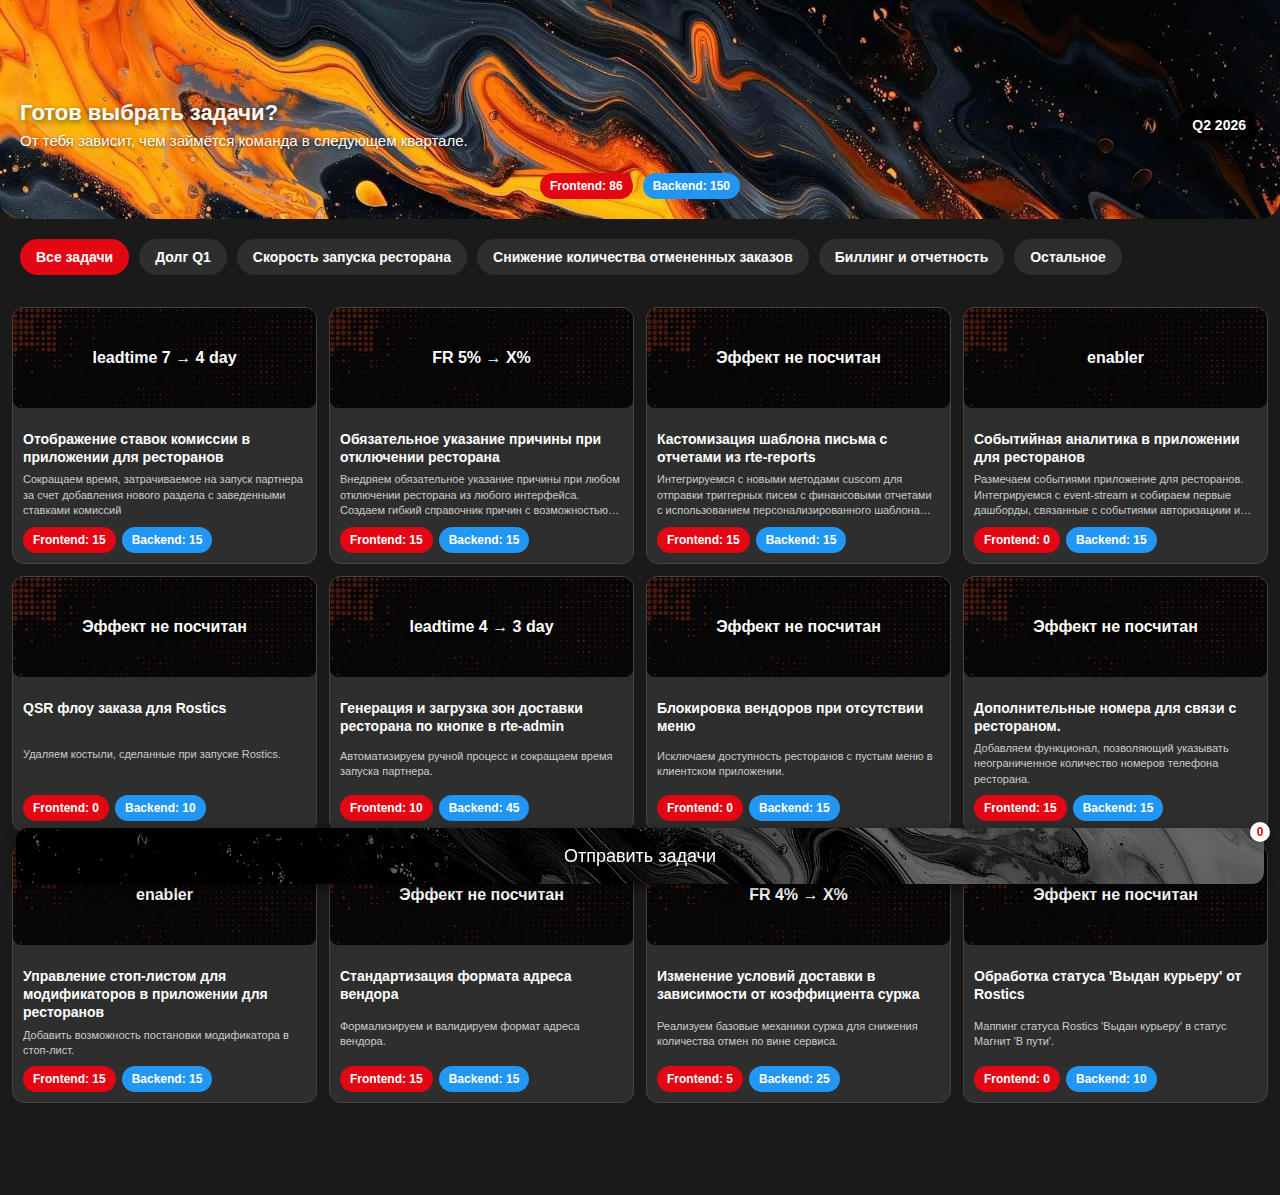
<file: index.html>
<!DOCTYPE html>
<html lang="ru">
<head>
  <meta charset="UTF-8">
  <meta name="viewport" content="width=device-width, initial-scale=1">
  <title>OmniQ Planner</title>
  <link rel="stylesheet" href="style.css">
  <script src="https://telegram.org/js/telegram-web-app.js"></script>
</head>
<body>
  <!-- ====== HEADER ====== -->
  <div class="header">
    <div class="header-top">
      <div class="header-text">
        <h1>Готов выбрать задачи?</h1>
        <p>От тебя зависит, чем займётся команда в следующем квартале.</p>
      </div>
      <div class="header-chip chip-q4">Q2 2026</div>
    </div>

    <div class="header-balance">
      <span class="chip chip-frontend" id="frontendBalanceChip">Frontend: 0</span>
      <span class="chip chip-backend" id="backendBalanceChip">Backend: 0</span>
    </div>
  </div>

  <!-- ====== MAIN CONTENT ====== -->
  <div class="categories" id="categories"></div>
  <div class="products" id="products"></div>

  <!-- ====== CART BUTTON ====== -->
  <div class="cart-button" id="cartButton">
    Отправить задачи <div class="cart-count" id="cartCount">0</div>
  </div>

  <!-- ====== CART MODAL ====== -->
  <div class="modal" id="cartModal">
    <div class="modal-content">
      <h2>Выбранные задачи</h2>
      <div id="cartItems"></div>
      <div class="cart-total" id="cartTotal">Итого: 0</div>
      <button class="checkout-btn" id="checkoutBtn" disabled>Отправить</button>
    </div>
  </div>

  <!-- ====== CONFIG + SCRIPT ====== -->
  <!-- config.js должен идти ПЕРЕД script.js -->
  <script src="config.js"></script>
  <script src="script.js"></script>
</body>
</html>
</file>
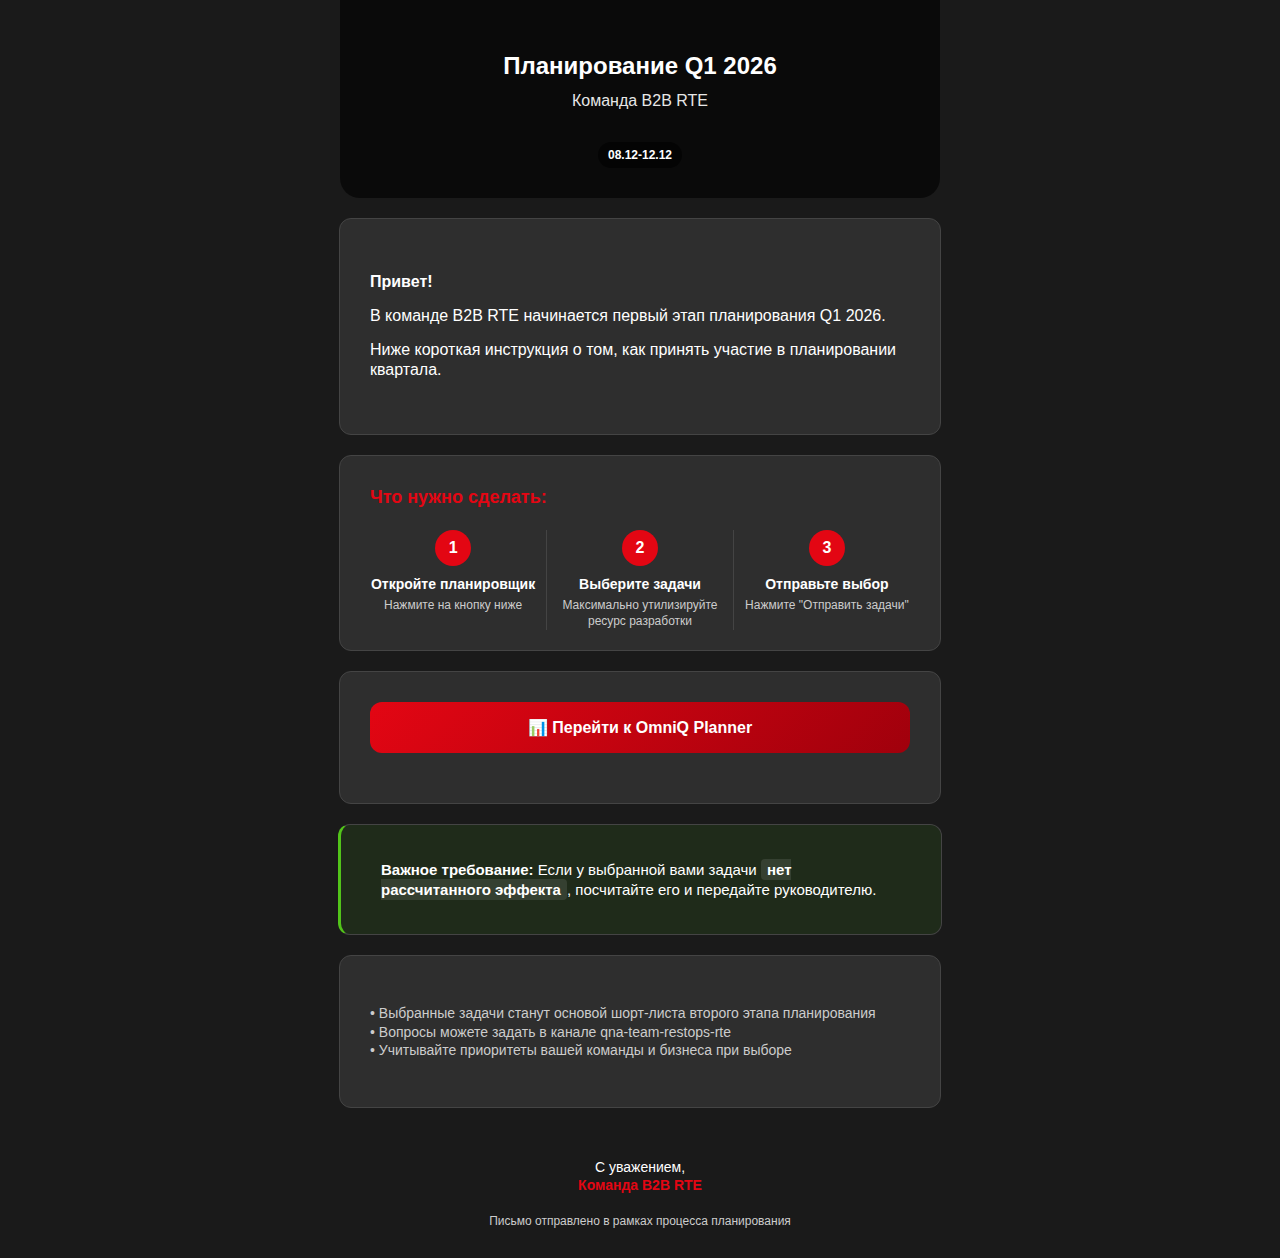
<file: mail.html>
<!DOCTYPE html>
<html xmlns="http://www.w3.org/1999/xhtml" xmlns:v="urn:schemas-microsoft-com:vml" xmlns:o="urn:schemas-microsoft-com:office:office">
<head>
    <title>Планирование Q1 2026</title>
    <meta http-equiv="Content-Type" content="text/html; charset=UTF-8">
    <meta name="viewport" content="width=device-width, initial-scale=1">
    <style type="text/css">
        /* Основные стили из приложения */
        :root {
            --color-primary: #E30613;
            --color-bg: #1A1A1A;
            --color-bg-light: #2E2E2E;
            --color-text: #FFFFFF;
            --color-text-secondary: #CCCCCC;
            --color-muted: #777777;
            --color-card-bg: #2E2E2E;
            --color-border: #444444;
            --border-radius: 12px;
            --font-family: 'Arial', sans-serif;
            --font-bold: 700;
            --font-regular: 400;
        }

        #outlook a { padding: 0; }
        body { 
            margin: 0; 
            padding: 0; 
            -webkit-text-size-adjust: 100%; 
            -ms-text-size-adjust: 100%; 
            background-color: var(--color-bg);
            color: var(--color-text);
            font-family: var(--font-family);
        }
        table, td { 
            border-collapse: collapse; 
            mso-table-lspace: 0pt; 
            mso-table-rspace: 0pt; 
        }
        img { 
            border: 0; 
            height: auto; 
            line-height: 100%; 
            outline: none; 
            text-decoration: none; 
            -ms-interpolation-mode: bicubic; 
        }
        p { 
            display: block; 
            margin: 13px 0; 
        }
        
        @media only screen and (min-width:480px) {
            .mj-column-per-100 { width: 100% !important; max-width: 100%; }
            .mj-column-per-33 { width: 33.333% !important; max-width: 33.333%; }
        }
        
        @media (max-width:480px) {
            .desktop-only { display: none; }
        }
        
        @media only screen and (max-width:480px) {
            table.mj-full-width-mobile { width: 100% !important; }
            td.mj-full-width-mobile { width: auto !important; }
        }
        
        a { 
            color: var(--color-primary); 
            text-decoration: none; 
            cursor: pointer; 
        }
        a:hover { 
            opacity: 0.9; 
        }
        
        table td { 
            line-height: normal; 
        }
        
        /* Стили для компонентов письма */
        .header-bg {
            background: #1A1A1A; /* Фоновый цвет на случай, если картинка не загрузится */
            border-bottom-left-radius: 20px;
            border-bottom-right-radius: 20px;
            background-size: cover;
            background-position: center;
        }
        
        .card {
            background-color: var(--color-card-bg);
            border: 1px solid var(--color-border);
            border-radius: var(--border-radius);
        }
        
        .chip {
            display: inline-block;
            padding: 6px 10px;
            border-radius: 16px;
            font-size: 12px;
            font-weight: var(--font-bold);
            white-space: nowrap;
        }
        
        .chip-primary {
            background-color: var(--color-primary);
            color: white;
        }
        
        .chip-secondary {
            background-color: #2196F3;
            color: white;
        }
        
        .chip-warning {
            background-color: #d48806;
            color: white;
        }
        
        .chip-success {
            background-color: #52c41a;
            color: white;
        }
        
        .instruction-card {
            background: rgba(42, 76, 179, 0.1);
            border-left: 3px solid #2a4cb3;
        }
        
        .requirement-card {
            background: rgba(82, 196, 26, 0.1);
            border-left: 3px solid #52c41a;
        }
        
        .step-number {
            background: var(--color-primary);
            color: white;
            width: 36px;
            height: 36px;
            border-radius: 50%;
            display: flex;
            align-items: center;
            justify-content: center;
            font-weight: var(--font-bold);
            font-size: 16px;
            margin: 0 auto 10px;
        }
        
        .step-container {
            text-align: center;
            padding: 10px;
        }
        
        .step-title {
            font-weight: var(--font-bold);
            color: var(--color-text);
            margin-bottom: 5px;
            font-size: 14px;
        }
        
        .step-description {
            color: var(--color-text-secondary);
            font-size: 12px;
            line-height: 1.4;
        }
        
        .button {
            display: block;
            background: linear-gradient(135deg, var(--color-primary) 0%, #a0000c 100%);
            color: var(--color-text);
            font-family: var(--font-family);
            font-size: 16px;
            font-weight: var(--font-bold);
            line-height: 120%;
            text-decoration: none;
            padding: 16px 32px;
            border-radius: var(--border-radius);
            text-align: center;
            width: 100%;
            box-sizing: border-box;
        }
        
        .button:hover {
            opacity: 0.9;
        }
        
        .footer {
            color: var(--color-text-secondary);
            font-size: 12px;
        }
        
        .highlight {
            background: rgba(255, 255, 255, 0.1);
            padding: 2px 6px;
            border-radius: 4px;
            font-weight: var(--font-bold);
        }
    </style>
    <!--[if mso]>
    <xml>
        <o:OfficeDocumentSettings>
            <o:AllowPNG/>
            <o:PixelsPerInch>96</o:PixelsPerInch>
        </o:OfficeDocumentSettings>
    </xml>
    <![endif]-->
</head>
<body style="background-color:var(--color-bg);">
    <div style="display:none;font-size:1px;color:#ffffff;line-height:1px;max-height:0px;max-width:0px;opacity:0;overflow:hidden;">
        &nbsp;&zwnj;&nbsp;&#8203;&#8203;&#8203;&#8203;&#8203;&zwnj;&nbsp;&#8203;&#8203;&#8203;&#8203;&#8203;&zwnj;&nbsp;&#8203;&#8203;&#8203;&#8203;&#8203;&zwnj;&nbsp;&#8203;&#8203;&#8203;&#8203;&#8203;&zwnj;&nbsp;&#8203;&#8203;&#8203;&#8203;&#8203;&zwnj;&nbsp;&#8203;&#8203;&#8203;&#8203;&#8203;&zwnj;&nbsp;&#8203;&#8203;&#8203;&#8203;&#8203;&zwnj;&nbsp;&#8203;&#8203;&#8203;&#8203;&#8203;&zwnj;&nbsp;&zwnj;&nbsp;&#8203;&#8203;&#8203;&#8203;&#8203;&zwnj;&nbsp;&#8203;&#8203;&#8203;&#8203;&#8203;&zwnj;&nbsp;&#8203;&#8203;&#8203;&#8203;&#8203;&zwnj;&nbsp;&#8203;&#8203;&#8203;&#8203;&#8203;
    </div>

    <!-- Начало письма -->
    <div style="background-color:var(--color-bg);">

        <!-- Хедер с картинкой -->
        <div class="header-bg" style="margin:0px auto;max-width:600px;background:url('https://raw.githubusercontent.com/klopovdmitry/omniq-planner/main/assets/wall.png') no-repeat center center;background-size:cover;">
            <table align="center" border="0" cellpadding="0" cellspacing="0" role="presentation" style="width:100%;border-bottom-left-radius:20px;border-bottom-right-radius:20px;background-color:rgba(0,0,0,0.6);">
                <tbody>
                    <tr>
                        <td style="direction:ltr;font-size:0px;padding:40px 30px 30px;text-align:center;border-bottom-left-radius:20px;border-bottom-right-radius:20px;">
                            <div class="mj-column-per-100 mj-outlook-group-fix" style="font-size:0px;text-align:left;direction:ltr;display:inline-block;vertical-align:top;width:100%;">
                                <table border="0" cellpadding="0" cellspacing="0" role="presentation" style="vertical-align:top;" width="100%">
                                    <tbody>
                                        <tr>
                                            <td align="center" style="font-size:0px;padding:10px 25px;word-break:break-word;">
                                                <div style="font-family:var(--font-family);font-size:24px;font-weight:var(--font-bold);line-height:130%;text-align:center;color:var(--color-text);">
                                                    Планирование Q1 2026
                                                </div>
                                            </td>
                                        </tr>
                                        <tr>
                                            <td align="center" style="font-size:0px;padding:0px 25px 15px;word-break:break-word;">
                                                <div style="font-family:var(--font-family);font-size:16px;font-weight:var(--font-regular);line-height:130%;text-align:center;color:var(--color-text);opacity:0.9;">
                                                    Команда B2B RTE
                                                </div>
                                            </td>
                                        </tr>
                                        <tr>
                                            <td align="center" style="font-size:0px;padding:15px 25px 0;word-break:break-word;">
                                                <span class="chip chip-primary" style="margin: 0 5px;background-color:rgba(0,0,0,0.6);color:var(--color-text);">08.12-12.12</span>
                                            </td>
                                        </tr>
                                    </tbody>
                                </table>
                            </div>
                        </td>
                    </tr>
                </tbody>
            </table>
        </div>

        <!-- Основной контент -->
        <div class="card" style="margin:20px auto;max-width:600px;">
            <table align="center" border="0" cellpadding="0" cellspacing="0" role="presentation" style="width:100%;">
                <tbody>
                    <tr>
                        <td style="direction:ltr;font-size:0px;padding:30px;text-align:center;">
                            <div class="mj-column-per-100 mj-outlook-group-fix" style="font-size:0px;text-align:left;direction:ltr;display:inline-block;vertical-align:top;width:100%;">
                                <table border="0" cellpadding="0" cellspacing="0" role="presentation" style="vertical-align:top;" width="100%">
                                    <tbody>
                                        <tr>
                                            <td align="left" style="font-size:0px;padding:10px 0px;word-break:break-word;">
                                                <div style="font-family:var(--font-family);font-size:16px;font-weight:var(--font-regular);line-height:130%;text-align:left;color:var(--color-text);">
                                                    <p><strong>Привет!</strong></p>
                                                    <p>В команде B2B RTE начинается первый этап планирования Q1 2026. 
                                                    <p>Ниже короткая инструкция о том, как принять участие в планировании квартала.</p>
                                                </div>
                                            </td>
                                        </tr>
                                    </tbody>
                                </table>
                            </div>
                        </td>
                    </tr>
                </tbody>
            </table>
        </div>

        <!-- Инструкция (горизонтально) -->
        <div class="card" style="margin:20px auto;max-width:600px;">
            <table align="center" border="0" cellpadding="0" cellspacing="0" role="presentation" style="width:100%;">
                <tbody>
                    <tr>
                        <td style="direction:ltr;font-size:0px;padding:30px 20px 20px;text-align:center;">
                            <div class="mj-column-per-100 mj-outlook-group-fix" style="font-size:0px;text-align:left;direction:ltr;display:inline-block;vertical-align:top;width:100%;">
                                <table border="0" cellpadding="0" cellspacing="0" role="presentation" style="vertical-align:top;" width="100%">
                                    <tbody>
                                        <tr>
                                            <td align="left" style="font-size:0px;padding:0px 10px 20px;word-break:break-word;">
                                                <div style="font-family:var(--font-family);font-size:18px;font-weight:var(--font-bold);line-height:130%;text-align:left;color:var(--color-primary);">
                                                    Что нужно сделать:
                                                </div>
                                            </td>
                                        </tr>
                                        <tr>
                                            <td style="font-size:0px;padding:0px;word-break:break-word;">
                                                <!-- Три колонки с инструкциями -->
                                                <table align="center" border="0" cellpadding="0" cellspacing="0" style="border-collapse:collapse;width:100%;">
                                                    <tr>
                                                        <!-- Шаг 1 -->
                                                        <td class="step-container" style="width:33.333%;padding:0 10px;vertical-align:top;border-right:1px solid var(--color-border);">
                                                            <div class="step-number">1</div>
                                                            <div class="step-title">Откройте планировщик</div>
                                                            <div class="step-description">Нажмите на кнопку ниже</div>
                                                        </td>
                                                        <!-- Шаг 2 -->
                                                        <td class="step-container" style="width:33.333%;padding:0 10px;vertical-align:top;border-right:1px solid var(--color-border);">
                                                            <div class="step-number">2</div>
                                                            <div class="step-title">Выберите задачи</div>
                                                            <div class="step-description">Максимально утилизируйте ресурс разработки</div>
                                                        </td>
                                                        <!-- Шаг 3 -->
                                                        <td class="step-container" style="width:33.333%;padding:0 10px;vertical-align:top;">
                                                            <div class="step-number">3</div>
                                                            <div class="step-title">Отправьте выбор</div>
                                                            <div class="step-description">Нажмите "Отправить задачи" </div>
                                                        </td>
                                                    </tr>
                                                </table>
                                            </td>
                                        </tr>
                                    </tbody>
                                </table>
                            </div>
                        </td>
                    </tr>
                </tbody>
            </table>
        </div>

        <!-- Кнопка (на всю ширину) -->
        <div class="card" style="margin:20px auto;max-width:600px;">
            <table align="center" border="0" cellpadding="0" cellspacing="0" role="presentation" style="width:100%;">
                <tbody>
                    <tr>
                        <td style="direction:ltr;font-size:0px;padding:30px;text-align:center;">
                            <div class="mj-column-per-100 mj-outlook-group-fix" style="font-size:0px;text-align:left;direction:ltr;display:inline-block;vertical-align:top;width:100%;">
                                <table border="0" cellpadding="0" cellspacing="0" role="presentation" width="100%">
                                    <tbody>
                                        <tr>
                                            <td align="center" style="font-size:0px;padding:0px 0px 20px;word-break:break-word;">
                                                <a href="https://klopovdmitry.github.io/omniq-planner/" class="button" target="_blank" style="display:block;width:100%;">
                                                    📊 Перейти к OmniQ Planner
                                                </a>
                                            </td>
                                        </tr>
                                        <tr>
                                            <td align="center" style="font-size:0px;padding:0px;word-break:break-word;">
                                            </td>
                                        </tr>
                                    </tbody>
                                </table>
                            </div>
                        </td>
                    </tr>
                </tbody>
            </table>
        </div>

        <!-- Важное требование -->
        <div class="card requirement-card" style="margin:20px auto;max-width:600px;">
            <table align="center" border="0" cellpadding="0" cellspacing="0" role="presentation" style="width:100%;">
                <tbody>
                    <tr>
                        <td style="direction:ltr;font-size:0px;padding:25px 30px;text-align:center;">
                            <div class="mj-column-per-100 mj-outlook-group-fix" style="font-size:0px;text-align:left;direction:ltr;display:inline-block;vertical-align:top;width:100%;">
                                <table border="0" cellpadding="0" cellspacing="0" role="presentation" style="vertical-align:top;" width="100%">
                                    <tbody>
                                        <tr>
                                            <td align="left" style="font-size:0px;padding:10px;word-break:break-word;">
                                                <div style="font-family:var(--font-family);font-size:15px;font-weight:var(--font-regular);line-height:130%;text-align:left;color:var(--color-text);">
                                                    <strong>Важное требование:</strong> Если у выбранной вами задачи <span class="highlight">нет рассчитанного эффекта</span>, посчитайте его и передайте руководителю.
                                                </div>
                                            </td>
                                        </tr>
                                    </tbody>
                                </table>
                            </div>
                        </td>
                    </tr>
                </tbody>
            </table>
        </div>

        <!-- Дополнительная информация -->
        <div class="card" style="margin:20px auto 0;max-width:600px;">
            <table align="center" border="0" cellpadding="0" cellspacing="0" role="presentation" style="width:100%;">
                <tbody>
                    <tr>
                        <td style="direction:ltr;font-size:0px;padding:25px 30px;text-align:center;">
                            <div class="mj-column-per-100 mj-outlook-group-fix" style="font-size:0px;text-align:left;direction:ltr;display:inline-block;vertical-align:top;width:100%;">
                                <table border="0" cellpadding="0" cellspacing="0" role="presentation" style="vertical-align:top;" width="100%">
                                    <tbody>
                                        <tr>
                                            <td align="left" style="font-size:0px;padding:10px 0px;word-break:break-word;">
                                                <div style="font-family:var(--font-family);font-size:14px;font-weight:var(--font-regular);line-height:130%;text-align:left;color:var(--color-text-secondary);">
                                                    <p>• Выбранные задачи станут основой шорт-листа второго этапа планирования<br>
                                                    • Вопросы можете задать в канале qna-team-restops-rte<br>
                                                    • Учитывайте приоритеты вашей команды и бизнеса при выборе</p>
                                                </div>
                                            </td>
                                        </tr>
                                    </tbody>
                                </table>
                            </div>
                        </td>
                    </tr>
                </tbody>
            </table>
        </div>

        <!-- Футер -->
        <div style="margin:20px auto 0;max-width:600px;">
            <table align="center" border="0" cellpadding="0" cellspacing="0" role="presentation" style="width:100%;">
                <tbody>
                    <tr>
                        <td style="direction:ltr;font-size:0px;padding:30px;text-align:center;">
                            <div class="mj-column-per-100 mj-outlook-group-fix" style="font-size:0px;text-align:left;direction:ltr;display:inline-block;vertical-align:top;width:100%;">
                                <table border="0" cellpadding="0" cellspacing="0" role="presentation" style="vertical-align:top;" width="100%">
                                    <tbody>
                                        <tr>
                                            <td align="center" style="font-size:0px;padding:0px 0px 10px;word-break:break-word;">
                                                <div style="font-family:var(--font-family);font-size:14px;font-weight:var(--font-regular);line-height:130%;text-align:center;color:var(--color-text);">
                                                    С уважением,<br>
                                                    <span style="color:var(--color-primary);font-weight:var(--font-bold);">Команда B2B RTE</span>
                                                </div>
                                            </td>
                                        </tr>
                                        <tr>
                                            <td align="center" style="font-size:0px;padding:10px 0px 0px;word-break:break-word;">
                                                <div class="footer">
                                                    Письмо отправлено в рамках процесса планирования
                                                </div>
                                            </td>
                                        </tr>
                                    </tbody>
                                </table>
                            </div>
                        </td>
                    </tr>
                </tbody>
            </table>
        </div>
    </div>
</body>
</html>
</file>
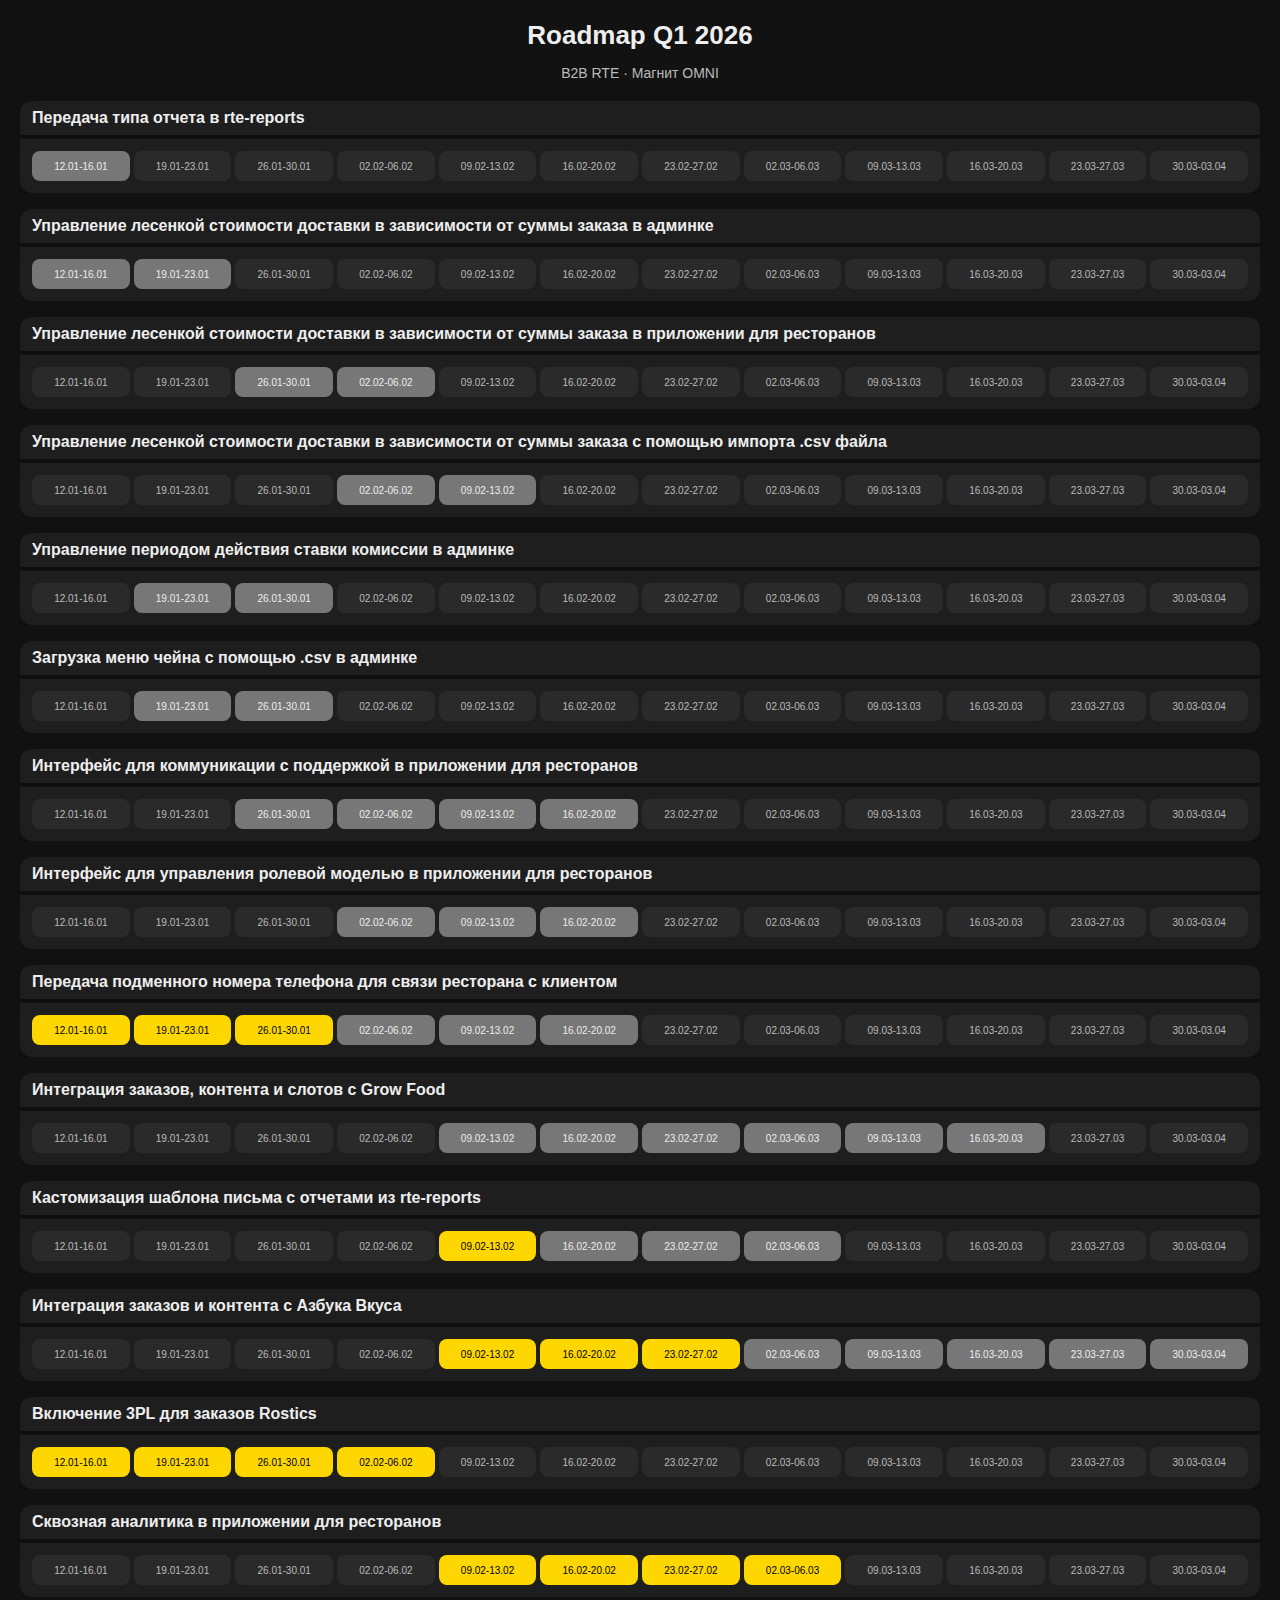
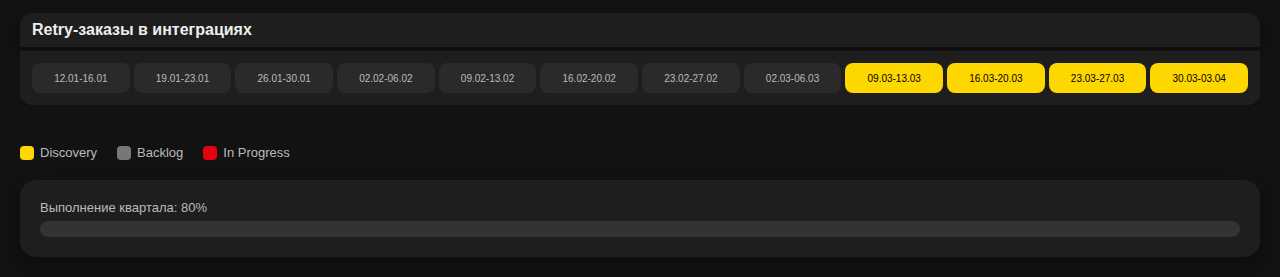
<file: roadmap.html>
<!DOCTYPE html>
<html lang="ru">
  <head>
    <meta charset="UTF-8">
    <meta name="viewport" content="width=device-width, initial-scale=1">
    <title>Roadmap Q4 2025 - omniQ_planner</title>
    <style>
      :root {
        --font-family: 'Arial', sans-serif;
        --color-bg: #121212;
        --color-bg-card: #1E1E1E;
        --color-text: #EEEEEE;
        --color-text-secondary: #BBBBBB;
        --color-primary: #E60012;
        /* active dev (красный) */
        --color-research: #FFD700;
        /* research (желтый) */
        --color-develop: #777777;
        /* обычный dev (серый) */
        --bar-height: 30px;
        --bar-radius: 8px;
      }

      body {
        margin: 0;
        padding: 20px;
        background: var(--color-bg);
        font-family: var(--font-family);
        color: var(--color-text);
      }

      .roadmap-header {
        text-align: center;
        margin-bottom: 20px;
      }

      .roadmap-header h1 {
        font-size: 26px;
        margin: 0;
      }

      .roadmap-header p {
        font-size: 14px;
        color: var(--color-text-secondary);
      }

      .card-container {
        display: flex;
        flex-direction: column;
        gap: 16px;
      }

      .feature-card {
        display: flex;
        flex-direction: column;
        gap: 4px;
      }

      .feature-name {
        font-weight: bold;
        padding: 8px 12px;
        background: var(--color-bg-card);
        border-radius: 12px 12px 0 0;
        box-shadow: 0 4px 12px rgba(0, 0, 0, 0.3);
        word-break: break-word;
      }

      .timeline-wrapper {
        overflow-x: auto;
      }

      .timeline {
        display: flex;
        gap: 4px;
        padding: 12px;
        min-width: 600px;
        background: var(--color-bg-card);
        border-radius: 0 0 12px 12px;
        box-shadow: 0 4px 12px rgba(0, 0, 0, 0.3);
      }

      .week {
        flex: 1;
        height: var(--bar-height);
        border-radius: var(--bar-radius);
        background: #2a2a2a;
        color: var(--color-text-secondary);
        font-size: 10px;
        display: flex;
        align-items: center;
        justify-content: center;
        white-space: nowrap;
        text-align: center;
        position: relative;
        min-width: 60px;
        transition: all 0.3s ease;
      }

      .week.current {
        background: #3a3a3a;
        font-weight: bold;
        color: var(--color-text);
      }

      .week.research {
        background: var(--color-research) !important;
        color: #000;
      }

      .week.develop {
        background: var(--color-develop) !important;
        color: var(--color-text);
      }

      .week.develop.current {
        background: var(--color-primary) !important;
        color: #fff;
      }

      .week span {
        position: relative;
        z-index: 1;
      }

      /* Легенда и прогресс */
      .footer {
        margin-top: 40px;
        display: flex;
        flex-direction: column;
        gap: 20px;
      }

      .legend {
        display: flex;
        gap: 20px;
        font-size: 13px;
        color: var(--color-text-secondary);
      }

      .legend-item {
        display: flex;
        align-items: center;
        gap: 6px;
      }

      .legend-box {
        width: 14px;
        height: 14px;
        border-radius: 4px;
      }

      .legend-research {
        background: var(--color-research);
      }

      .legend-develop {
        background: var(--color-develop);
      }

      .legend-develop-active {
        background: var(--color-primary);
      }

      /* Прогресс бар */
      .progress-container {
        background: var(--color-bg-card);
        border-radius: 16px;
        padding: 20px;
        box-shadow: 0 6px 16px rgba(0, 0, 0, 0.35);
      }

      .progress-label {
        font-size: 13px;
        color: var(--color-text-secondary);
        margin-bottom: 6px;
      }

      .progress-bar {
        height: 16px;
        border-radius: 8px;
        background: #333;
        overflow: hidden;
        position: relative;
      }

      .progress-fill {
        height: 100%;
        background: var(--color-success);
        width: 0;
      }

      /* Адаптив */
      @media (max-width: 768px) {
        .timeline {
          min-width: unset;
          padding: 8px;
        }
      }
    </style>
  </head>
  <body>
    <div class="roadmap-header">
      <h1>Roadmap Q1 2026</h1>
      <p>B2B RTE · Магнит OMNI</p>
    </div>
    <div class="card-container" id="card-container"></div>
    <div class="footer">
      <div class="legend">
        <div class="legend-item">
          <div class="legend-box legend-research"></div> Discovery
        </div>
        <div class="legend-item">
          <div class="legend-box legend-develop"></div> Backlog
        </div>
        <div class="legend-item">
          <div class="legend-box legend-develop-active"></div> In Progress
        </div>
      </div>
      <div class="progress-container">
        <div class="progress-label" id="progress-label">Выполнение квартала: 0%</div>
        <div class="progress-bar">
          <div class="progress-fill" id="progress-fill"></div>
        </div>
      </div>
    </div>
    <script>
      const features = [{
        title: 'Передача типа отчета в rte-reports',
        weeks: {
          0: 'D'
        }
      }, {
        title: 'Управление лесенкой стоимости доставки в зависимости от суммы заказа в админке',
        weeks: {
          0: 'D',
          1: 'D'
        }
      }, {
        title: 'Управление лесенкой стоимости доставки в зависимости от суммы заказа в приложении для ресторанов',
        weeks: {
          2: 'D',
          3: 'D'
        }
      }, {
        title: 'Управление лесенкой стоимости доставки в зависимости от суммы заказа с помощью импорта .csv файла',
        weeks: {
          3: 'D',
          4: 'D'
        }
      }, {
        title: 'Управление периодом действия ставки комиссии в админке',
        weeks: {
          1: 'D',
          2: 'D'
        }
      }, {
        title: 'Загрузка меню чейна с помощью .csv в админке',
        weeks: {
          1: 'D',
          2: 'D'
        }
      }, {
        title: 'Интерфейс для коммуникации с поддержкой в приложении для ресторанов',
        weeks: {
          2: 'D',
          3: 'D',
          4: 'D',
          5: 'D'
        }
      }, {
        title: 'Интерфейс для управления ролевой моделью в приложении для ресторанов',
        weeks: {
          3: 'D',
          4: 'D',
          5: 'D'
        }
      }, {
        title: 'Передача подменного номера телефона для связи ресторана с клиентом',
        weeks: {
          0: 'R',
          1: 'R',
          2: 'R',
          3: 'D',
          4: 'D',
          5: 'D'
        }
      }, {
        title: 'Интеграция заказов, контента и слотов с Grow Food',
        weeks: {
          4: 'D',
          5: 'D',
          6: 'D',
          7: 'D',
          8: 'D',
          9: 'D'
        }
      }, {
        title: 'Кастомизация шаблона письма с отчетами из rte-reports',
        weeks: {
          4: 'R',
          5: 'D',
          6: 'D',
          7: 'D'
        }
      }, {
        title: 'Интеграция заказов и контента с Азбука Вкуса',
        weeks: {
          4: 'R',
          5: 'R',
          6: 'R',
          7: 'D',
          8: 'D',
          9: 'D',
          10: 'D',
          11: 'D'
        }
      }, {
        title: 'Включение 3PL для заказов Rostics',
        weeks: {
          0: 'R',
          1: 'R',
          2: 'R',
          3: 'R'
        }
      }, {
        title: 'Сквозная аналитика в приложении для ресторанов',
        weeks: {
          4: 'R',
          5: 'R',
          6: 'R',
          7: 'R'
        }
      }, {
        title: 'Retry-заказы в интеграциях',
        weeks: {
          8: 'R',
          9: 'R',
          10: 'R',
          11: 'R'
        }
      }];
      const startDate = new Date(2026, 0, 12);
      const totalWeeks = 12;
      const today = new Date();
      const cardContainer = document.getElementById('card-container');
      let completedTasks = 0;
      features.forEach(f => {
        const card = document.createElement('div');
        card.className = 'feature-card';
        const nameDiv = document.createElement('div');
        nameDiv.className = 'feature-name';
        nameDiv.textContent = f.title;
        card.appendChild(nameDiv);
        const wrapper = document.createElement('div');
        wrapper.className = 'timeline-wrapper';
        const timeline = document.createElement('div');
        timeline.className = 'timeline';
        let taskDone = false;
        for (let i = 0; i < totalWeeks; i++) {
          const weekStart = new Date(startDate);
          weekStart.setDate(startDate.getDate() + i * 7);
          const weekEnd = new Date(weekStart);
          weekEnd.setDate(weekEnd.getDate() + 4);
          const weekDiv = document.createElement('div');
          weekDiv.className = 'week';
          const startText = `${('0'+weekStart.getDate()).slice(-2)}.${('0'+(weekStart.getMonth()+1)).slice(-2)}`;
          const endText = `${('0'+weekEnd.getDate()).slice(-2)}.${('0'+(weekEnd.getMonth()+1)).slice(-2)}`;
          weekDiv.innerHTML = `
            <span>${startText}-${endText}</span>`;
          const isCurrent = today >= weekStart && today <= weekEnd;
          if (isCurrent) weekDiv.classList.add('current');
          if (f.weeks[i]) {
            if (f.weeks[i] === 'R') weekDiv.classList.add('research');
            else if (f.weeks[i] === 'D') {
              weekDiv.classList.add('develop');
              if (isCurrent) weekDiv.classList.add('current', 'develop');
              if (weekEnd < today) taskDone = true;
            }
          }
          timeline.appendChild(weekDiv);
        }
        if (taskDone) completedTasks++;
        wrapper.appendChild(timeline);
        card.appendChild(wrapper);
        cardContainer.appendChild(card);
      });
      const percent = Math.round((completedTasks / features.length) * 100);
      document.getElementById('progress-label').textContent = `Выполнение квартала: ${percent}%`;
      const fill = document.getElementById('progress-fill');
      setTimeout(() => {
        fill.style.transition = 'width 1s ease-in-out';
        fill.style.width = percent + '%';
      }, 200);
      window.addEventListener('load', () => {
        const currentWeek = document.querySelector('.week.current');
        if (currentWeek) currentWeek.scrollIntoView({
          behavior: 'smooth',
          inline: 'center',
          block: 'nearest'
        });
      });
    </script>
  </body>
</html>
</file>
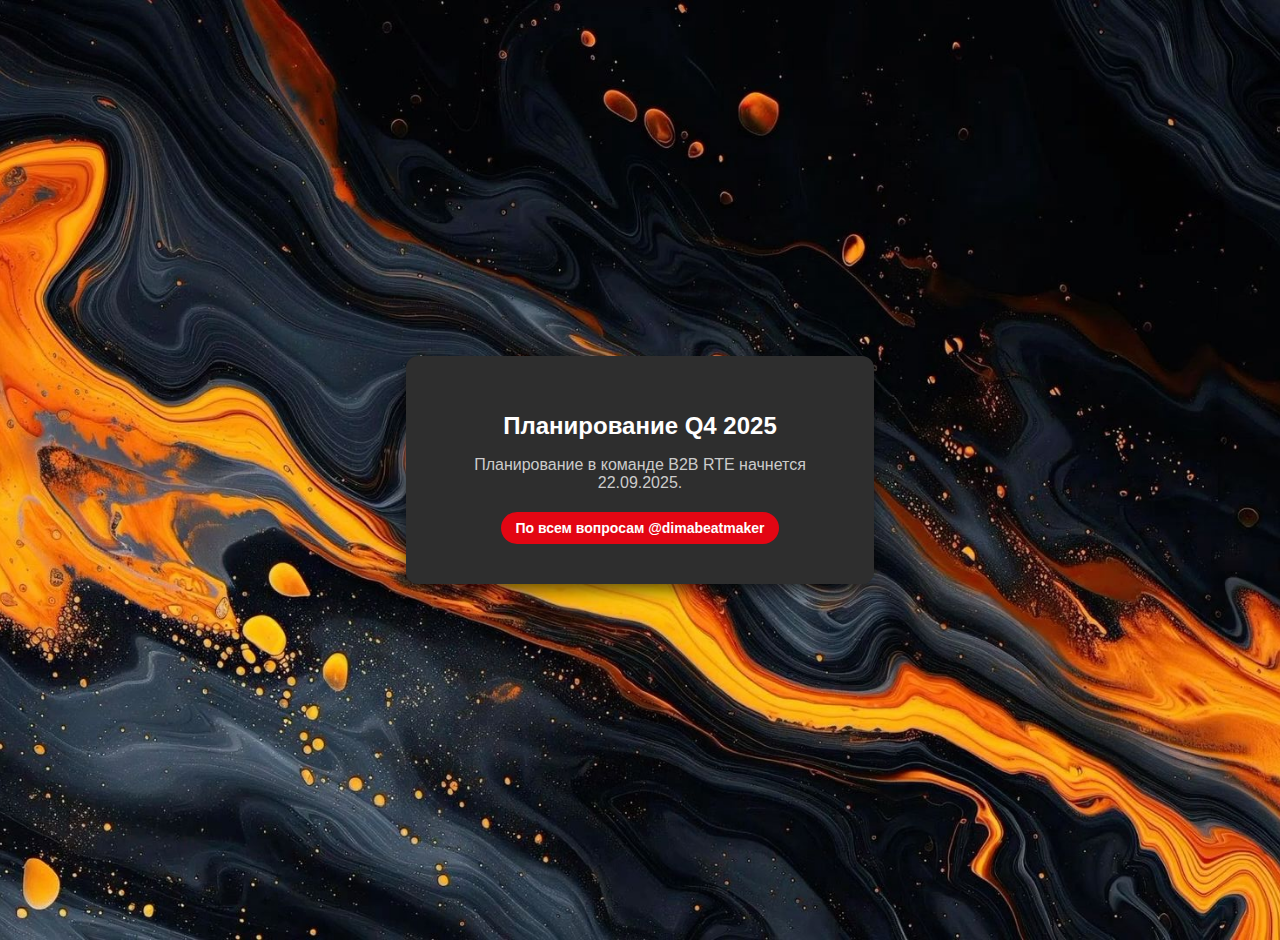
<file: untitled.html>
<!DOCTYPE html>
<html lang="ru">
<head>
  <meta charset="UTF-8">
  <meta name="viewport" content="width=device-width, initial-scale=1">
  <title>Планирование закрыто</title>
  <link rel="stylesheet" href="style.css">
  <style>
    body {
      display: flex;
      justify-content: center;
      align-items: center;
      text-align: center;
      padding: 20px;
      height: 100vh;
      background: url("assets/wall.png") no-repeat center center;
      background-size: cover;
      color: var(--color-text);
      font-family: var(--font-family);
    }
    .placeholder-card {
      background: var(--color-card-bg);
      padding: 40px 24px;
      border-radius: var(--border-radius);
      box-shadow: 0 6px 16px rgba(0,0,0,0.6);
      max-width: 420px;
      width: 100%;
      animation: fadeIn 0.6s ease;
    }
    .placeholder-card h1 {
      font-size: 24px;
      margin-bottom: 16px;
    }
    .placeholder-card p {
      font-size: 16px;
      color: var(--color-text-secondary);
      margin-bottom: 20px;
    }
    .chip-info {
      display: inline-block;
      background: var(--color-primary);
      color: #fff;
      padding: 8px 14px;
      border-radius: 20px;
      font-weight: var(--font-bold);
      font-size: 14px;
      text-decoration: none;
      transition: background 0.2s ease;
    }
    .chip-info:hover {
      background: #b3050f; /* чуть темнее при наведении */
    }
    @keyframes fadeIn {
      from { opacity: 0; transform: translateY(10px); }
      to { opacity: 1; transform: translateY(0); }
    }
  </style>
</head>
<body>
  <div class="placeholder-card">
    <h1>Планирование Q4 2025</h1>
    <p>Планирование в команде B2B RTE начнется 22.09.2025.</p>
    <a href="https://t.me/dimabeatmaker" target="_blank" class="chip-info">
      По всем вопросам @dimabeatmaker
    </a>
  </div>
</body>
</html>
</file>
<file: style.css>
:root {
  --color-primary: #E30613;
  --color-bg: #1A1A1A;
  --color-bg-light: #2E2E2E;
  --color-text: #FFFFFF;
  --color-text-secondary: #CCCCCC;
  --color-muted: #777777;
  --color-card-bg: #2E2E2E;
  --color-border: #444444;
  --border-radius: 12px;
  --font-family: 'Arial', sans-serif;
  --font-bold: 700;
  --font-regular: 400;
}

body {
  margin: 0;
  font-family: var(--font-family);
  background-color: var(--color-bg);
  color: var(--color-text);
  padding-bottom: 80px;
}

/* Header */
.header {
  position: relative;
  background: url("assets/wall.png") no-repeat center center;
  background-size: cover;
  padding: 100px 20px 40px 20px;
  border-bottom-left-radius: 20px;
  border-bottom-right-radius: 20px;
  color: var(--color-text);
}
.header-top {
  display: flex;
  align-items: center;
  justify-content: space-between;
  margin-bottom: 30px;
}
.header-text h1 {
  font-size: 22px;
  font-weight: var(--font-bold);
  margin: 0 0 6px;
  text-shadow: 0 2px 6px rgba(0,0,0,0.6);
}
.header-text p {
  font-size: 15px;
  margin: 0;
  text-shadow: 0 1px 3px rgba(0,0,0,0.6);
}
.header-chip {
  background-color: rgba(0,0,0,0.6);
  color: var(--color-text);
  padding: 8px 14px;
  border-radius: 20px;
  font-size: 14px;
  font-weight: var(--font-bold);
  white-space: nowrap;
}
.header-balance {
  position: absolute;
  bottom: 20px;
  left: 50%;
  transform: translateX(-50%);
  display: flex;
  gap: 10px;
  justify-content: center;
  align-items: center;
  white-space: nowrap;
}

/* Chips */
.chip {
  padding: 6px 10px;
  border-radius: 16px;
  font-size: 12px;
  font-weight: var(--font-bold);
  white-space: nowrap;
}
.chip-q4 {
  background-color: rgba(0,0,0,0.6);
  color: var(--color-text);
}
.chip-frontend {
  background-color: var(--color-primary);
  color: white;
}
.chip-backend {
  background-color: #2196F3;
  color: white;
}

/* Categories */
.categories {
  display: flex;
  gap: 10px;
  padding: 20px;
  overflow-x: auto;
  scrollbar-width: none;
}
.categories::-webkit-scrollbar { display: none; }
.category {
  padding: 10px 16px;
  background-color: var(--color-bg-light);
  border-radius: 20px;
  font-size: 14px;
  font-weight: var(--font-bold);
  white-space: nowrap;
  cursor: pointer;
  transition: all 0.2s ease;
}
.category.active {
  background-color: var(--color-primary);
  color: white;
}

/* Products */
.products {
  display: grid;
  grid-template-columns: repeat(2, 1fr);
  gap: 12px;
  padding: 12px;
}
.product-card {
  background-color: var(--color-card-bg);
  border: 1px solid var(--color-border);
  border-radius: var(--border-radius);
  overflow: hidden;
  display: flex;
  flex-direction: column;
  cursor: pointer;
  transition: transform 0.2s;
  position: relative;
}
.product-card:hover { transform: translateY(-4px); box-shadow: 0 4px 12px rgba(0,0,0,0.5); }
.product-card.in-cart { opacity: 0.7; border: 2px solid var(--color-primary); }
.product-card.unavailable { opacity: 0.5; cursor: not-allowed; }
.product-image {
  width: 100%;
  height: 100px;
  border-radius: 8px;
  overflow: hidden;
  margin-bottom: 12px;
  position: relative;
  background-color: var(--color-bg-light);
}
.product-image img {
  width: 100%;
  height: 100%;
  object-fit: cover;
  border-radius: 8px;
}
.product-image-placeholder {
  position: absolute;
  top: 50%;
  left: 50%;
  transform: translate(-50%, -50%);
  color: var(--color-text-secondary);
  font-size: 14px;
  text-align: center;
  padding: 0 10px;
  width: 100%;
  box-sizing: border-box;
}
.product-effect {
  position: absolute;
  top: 0;
  left: 0;
  right: 0;
  bottom: 0;
  display: flex;
  align-items: center;
  justify-content: center;
  background: rgba(0, 0, 0, 0.7);
  color: white;
  font-size: 16px;
  font-weight: var(--font-bold);
  text-align: center;
  text-shadow: 0 2px 4px rgba(0,0,0,0.8);
  font-family: var(--font-family);
  padding: 10px;
  box-sizing: border-box;
}
.product-info {
  padding: 10px;
  flex-grow: 1;
  display: flex;
  flex-direction: column;
  justify-content: space-between;
}
.product-name {
  font-size: 14px;
  font-weight: var(--font-bold);
  margin: 0 0 6px;
  line-height: 1.3;
  font-family: var(--font-family);
}
.product-description {
  font-size: 11px;
  color: var(--color-text-secondary);
  margin-bottom: 8px;
  line-height: 1.4;
  display: -webkit-box;
  -webkit-line-clamp: 3;
  -webkit-box-orient: vertical;
  overflow: hidden;
  font-family: var(--font-family);
}
.product-price {
  display: flex;
  flex-wrap: wrap;
  gap: 6px;
}
.product-in-cart {
  position: absolute;
  top: 8px;
  right: 8px;
  background-color: var(--color-primary);
  color: white;
  padding: 4px 8px;
  border-radius: 6px;
  font-size: 12px;
  font-weight: var(--font-bold);
  font-family: var(--font-family);
  z-index: 10;
}

/* Cart Button */
.cart-button {
  position: fixed;
  bottom: 16px;
  left: 16px;
  right: 16px;
  height: 56px;
  background: url("assets/wall2.png") no-repeat center center;
  background-size: cover;
  display: flex;
  align-items: center;
  justify-content: center;
  font-size: 18px;
  color: var(--color-text);
  cursor: pointer;
  border: none;
  border-radius: 12px;
  box-shadow: 0 4px 12px rgba(0,0,0,0.5);
  z-index: 100;
  font-family: var(--font-family);
}
.cart-count {
  position: absolute;
  top: -6px;
  right: -6px;
  background: #fff;
  color: var(--color-primary);
  font-size: 12px;
  font-weight: var(--font-bold);
  border-radius: 50%;
  width: 20px;
  height: 20px;
  display: flex;
  align-items: center;
  justify-content: center;
  font-family: var(--font-family);
}

/* Modal */
.modal { position: fixed; top:0; left:0; right:0; bottom:0; background: rgba(0,0,0,0.7); display: none; align-items: center; justify-content: center; }
.modal.active { display:flex; }
.modal-content { background: var(--color-card-bg); border-radius: var(--border-radius); padding: 16px; width: 90%; max-width: 400px; max-height: 80%; overflow-y: auto; }
.modal-content h2 { margin:0 0 12px; font-size:18px; font-weight:var(--font-bold); font-family: var(--font-family); text-align: center;}
.cart-item { 
  display: flex;
  justify-content: space-between;
  align-items: flex-start;
  margin-bottom: 12px;
  padding-bottom: 12px;
  border-bottom: 1px solid var(--color-border);
}
.cart-item:last-child { border-bottom: none; }
.cart-item-name { 
  font-size: 14px;
  font-weight: var(--font-bold);
  font-family: var(--font-family);
  flex: 1;
  margin-right: 10px;
}
.cart-total { 
  text-align: center;
  font-size: 16px;
  font-weight: var(--font-bold);
  margin: 15px 0;
  padding: 10px;
  background: var(--color-bg-light);
  border-radius: var(--border-radius);
  font-family: var(--font-family);
}
.checkout-btn { 
  margin-top: 12px;
  width: 100%;
  padding: 12px;
  background: var(--color-primary);
  color: var(--color-text);
  font-size: 16px;
  font-weight: var(--font-bold);
  border: none;
  border-radius: var(--border-radius);
  cursor: pointer;
  font-family: var(--font-family);
}
.checkout-btn:disabled { 
  background: var(--color-border);
  color: var(--color-muted);
  cursor: not-allowed;
}

@media (min-width: 600px) { .products { grid-template-columns: repeat(3, 1fr); } }
@media (min-width: 900px) { .products { grid-template-columns: repeat(4, 1fr); } }
@media (max-width: 590px) {
  .header { 
    padding: 60px 16px 30px;
    display: flex;
    flex-direction: column;
    justify-content: flex-end;
  }
  .header-top { 
    display: none;
  }
  .header-text { display: none; }
  .header-balance { 
    position: static;
    transform: none;
    margin-top: auto;
    justify-content: center;
    gap: 8px;
    flex-wrap: wrap;
  }
  .categories { padding: 16px; }
  .products { padding: 0 16px; gap: 12px; }
  .cart-button { left: 16px; right: 16px; bottom: 16px; }
  .cart-item { flex-direction: column; gap: 8px; }
  .cart-item-name { margin-right: 0; }
}

/* Уменьшение чипсов в карточках товаров на узких экранах */
@media (max-width: 456px) {
  .product-price {
    gap: 4px;
  }
  .product-price .chip {
    padding: 4px 6px;
    font-size: 10px;
    border-radius: 12px;
  }
  .product-description {
    -webkit-line-clamp: 4; /* Показываем больше строк описания */
    margin-bottom: 6px;
  }
  .product-info {
    padding: 8px;
  }
}
</file>
